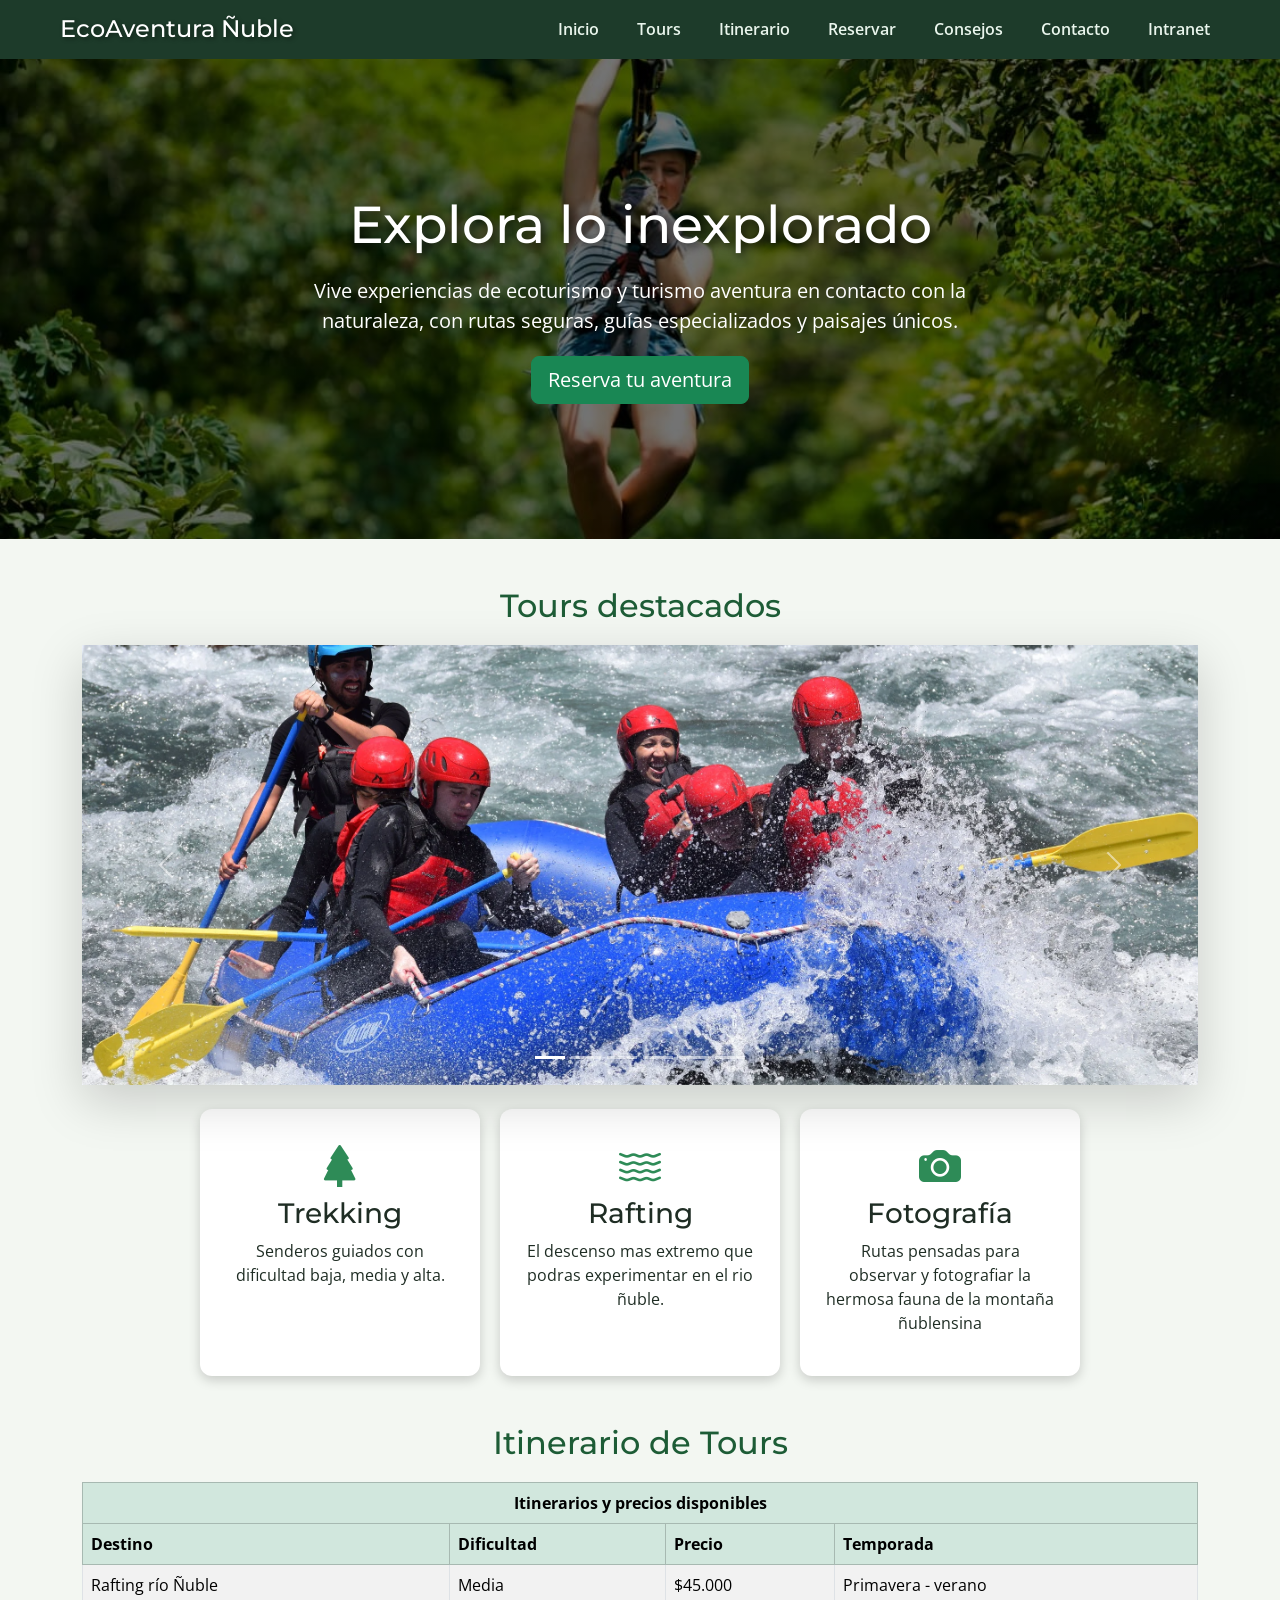
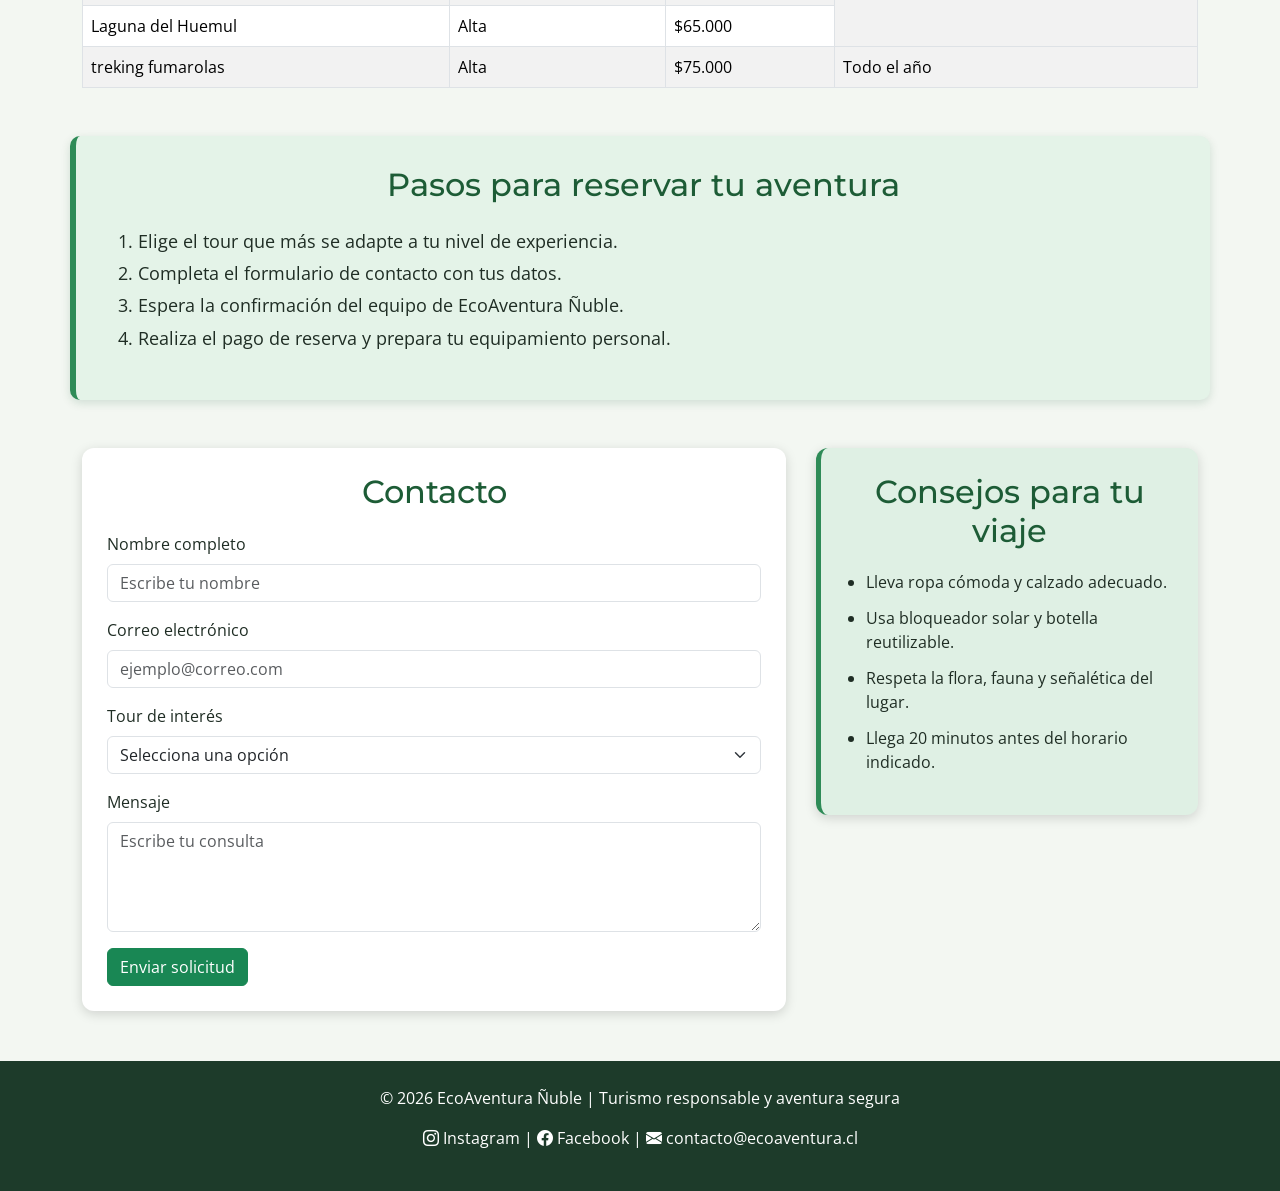
<file: index.html>
<!DOCTYPE html>
<html lang="es">

<head>
    <meta charset="UTF-8">
    <meta name="viewport" content="width=device-width, initial-scale=1.0">
    <title>EcoAventura Ñuble</title>

    <!-- Bootstrap CSS -->
    <link href="https://cdn.jsdelivr.net/npm/bootstrap@5.3.8/dist/css/bootstrap.min.css" rel="stylesheet">

    <!-- Bootstrap Icons -->
    <link rel="stylesheet" href="https://cdn.jsdelivr.net/npm/bootstrap-icons@1.13.1/font/bootstrap-icons.min.css">

    <!-- Google Fonts -->
    <link href="https://fonts.googleapis.com/css2?family=Montserrat:wght@500;700&family=Open+Sans:wght@400;600&display=swap" rel="stylesheet">

    <!-- CSS externo -->
    <link rel="stylesheet" href="css/style.css">
</head>

<body>

    <header>
        <nav class="menu-principal">
            <h2 class="logo">EcoAventura Ñuble</h2>

            <ul>
                <li><a href="#inicio">Inicio</a></li>
                <li><a href="#tours">Tours</a></li>
                <li><a href="#itinerario">Itinerario</a></li>
                <li><a href="#reservar">Reservar</a></li>
                <li><a href="#consejos">Consejos</a></li>
                <li><a href="#contacto">Contacto</a></li>
                <li><a href="paginas/intranet.html">Intranet</a></li>
            </ul>
        </nav>
    </header>

    <main>

        <section id="inicio" class="hero">
            <div class="hero-contenido">
                <h1>Explora lo inexplorado</h1>
                <p>
                    Vive experiencias de ecoturismo y turismo aventura en contacto con la naturaleza,
                    con rutas seguras, guías especializados y paisajes únicos.
                </p>
                <a href="#reservar" class="btn btn-success btn-lg">Reserva tu aventura</a>
            </div>
        </section>

        <section id="tours" class="container mt-5">
            <h2>Tours destacados</h2>

            <div id="carouselTours" class="carousel slide shadow-lg" data-bs-ride="carousel">
                <div class="carousel-indicators">
                    <button type="button" data-bs-target="#carouselTours" data-bs-slide-to="0" class="active" aria-current="true" aria-label="Trekking"></button>
                    <button type="button" data-bs-target="#carouselTours" data-bs-slide-to="1" aria-label="Rafting"></button>
                    <button type="button" data-bs-target="#carouselTours" data-bs-slide-to="2" aria-label="Ecoturismo"></button>
                    <button type="button" data-bs-target="#carouselTours" data-bs-slide-to="3" aria-label="Camping"></button>
                    <button type="button" data-bs-target="#carouselTours" data-bs-slide-to="4" aria-label="Cabalgata"></button>
                    <button type="button" data-bs-target="#carouselTours" data-bs-slide-to="5" aria-label="Fauna nativa"></button>
                </div>

                <div class="carousel-inner">
                    <div class="carousel-item active">
                        <img src="images/imagen1.png" class="d-block w-100" alt="Rafting río Ñuble">
                    </div>

                    <div class="carousel-item">
                        <img src="images/imagen2.png" class="d-block w-100" alt="treking laguna dañicalqui">
                    </div>

                    <div class="carousel-item">
                        <img src="images/imagen3.png" class="d-block w-100" alt="treking laguna del huemul">
                    </div>

                    <div class="carousel-item">
                        <img src="images/imagen4.png" class="d-block w-100" alt="treking laguna de la plata">
                    </div>

                    <div class="carousel-item">
                        <img src="images/imagen5.png" class="d-block w-100" alt="Tour gruta de pangues">
                    </div>

                    <div class="carousel-item">
                        <img src="images/imagen6.png" class="d-block w-100" alt="treking fumarolas">
                    </div>
                </div>

                <button class="carousel-control-prev" type="button" data-bs-target="#carouselTours" data-bs-slide="prev">
                    <span class="carousel-control-prev-icon" aria-hidden="true"></span>
                    <span class="visually-hidden">Anterior</span>
                </button>

                <button class="carousel-control-next" type="button" data-bs-target="#carouselTours" data-bs-slide="next">
                    <span class="carousel-control-next-icon" aria-hidden="true"></span>
                    <span class="visually-hidden">Siguiente</span>
                </button>
            </div>

            <div class="tarjetas-tours mt-4">
                <article class="card-tour">
                    <i class="bi bi-tree-fill"></i>
                    <h3>Trekking</h3>
                    <p>Senderos guiados con dificultad baja, media y alta.</p>
                </article>

                <article class="card-tour">
                    <i class="bi bi-water"></i>
                    <h3>Rafting</h3>
                    <p>El descenso mas extremo que podras experimentar en el rio ñuble.</p>
                </article>

                <article class="card-tour">
                    <i class="bi bi-camera-fill"></i>
                    <h3>Fotografía</h3>
                    <p>Rutas pensadas para observar y fotografiar la hermosa fauna de la montaña ñublensina</p>
                </article>
            </div>
        </section>

        <section id="itinerario" class="container mt-5">
            <h2>Itinerario de Tours</h2>

            <table class="table table-striped table-hover table-bordered">
                <thead class="table-success">
                    <tr>
                        <th colspan="4" class="text-center">Itinerarios y precios disponibles</th>
                    </tr>
                    <tr>
                        <th>Destino</th>
                        <th>Dificultad</th>
                        <th>Precio</th>
                        <th>Temporada</th>
                    </tr>
                </thead>

                <tbody>
                    <tr>
                        <td>Rafting río Ñuble</td>
                        <td>Media</td>
                        <td>$45.000</td>
                        <td rowspan="2">Primavera - verano</td>
                    </tr>

                    <tr>
                        <td>Laguna del Huemul</td>
                        <td>Alta</td>
                        <td>$65.000</td>
                    </tr>

                    <tr>
                        <td>treking fumarolas</td>
                        <td>Alta</td>
                        <td>$75.000</td>
                        <td>Todo el año</td>
                    </tr>
                </tbody>
            </table>
        </section>

        <section id="reservar" class="container mt-5 seccion-reserva">
            <h2>Pasos para reservar tu aventura</h2>

            <ol>
                <li>Elige el tour que más se adapte a tu nivel de experiencia.</li>
                <li>Completa el formulario de contacto con tus datos.</li>
                <li>Espera la confirmación del equipo de EcoAventura Ñuble.</li>
                <li>Realiza el pago de reserva y prepara tu equipamiento personal.</li>
            </ol>
        </section>

        <section class="container mt-5 contenido-flex">
            <section id="contacto" class="formulario-contacto">
                <h2>Contacto</h2>

                <form>
                    <div class="mb-3">
                        <label for="nombre" class="form-label">Nombre completo</label>
                        <input type="text" class="form-control" id="nombre" placeholder="Escribe tu nombre">
                    </div>

                    <div class="mb-3">
                        <label for="correo" class="form-label">Correo electrónico</label>
                        <input type="email" class="form-control" id="correo" placeholder="ejemplo@correo.com">
                    </div>

                    <div class="mb-3">
                        <label for="tour" class="form-label">Tour de interés</label>
                        <select id="tour" class="form-select">
                            <option selected>Selecciona una opción</option>
                            <option>Trekking Reserva Ñuble</option>
                            <option>Rafting</option>
                            <option>Fotografía natural</option>
                        </select>
                    </div>

                    <div class="mb-3">
                        <label for="mensaje" class="form-label">Mensaje</label>
                        <textarea id="mensaje" class="form-control" rows="4" placeholder="Escribe tu consulta"></textarea>
                    </div>

                    <button type="submit" class="btn btn-success">Enviar solicitud</button>
                </form>
            </section>

            <aside id="consejos" class="recomendaciones">
                <h2>Consejos para tu viaje</h2>
                <ul>
                    <li>Lleva ropa cómoda y calzado adecuado.</li>
                    <li>Usa bloqueador solar y botella reutilizable.</li>
                    <li>Respeta la flora, fauna y señalética del lugar.</li>
                    <li>Llega 20 minutos antes del horario indicado.</li>
                </ul>
            </aside>
        </section>

    </main>

    <footer>
        <p>© 2026 EcoAventura Ñuble | Turismo responsable y aventura segura</p>
        <p>
            <i class="bi bi-instagram"></i> Instagram |
            <i class="bi bi-facebook"></i> Facebook |
            <i class="bi bi-envelope-fill"></i> contacto@ecoaventura.cl
        </p>
    </footer>

    <!-- Bootstrap JS -->
    <script src="https://cdn.jsdelivr.net/npm/bootstrap@5.3.8/dist/js/bootstrap.bundle.min.js"></script>
</body>

</html>
</file>
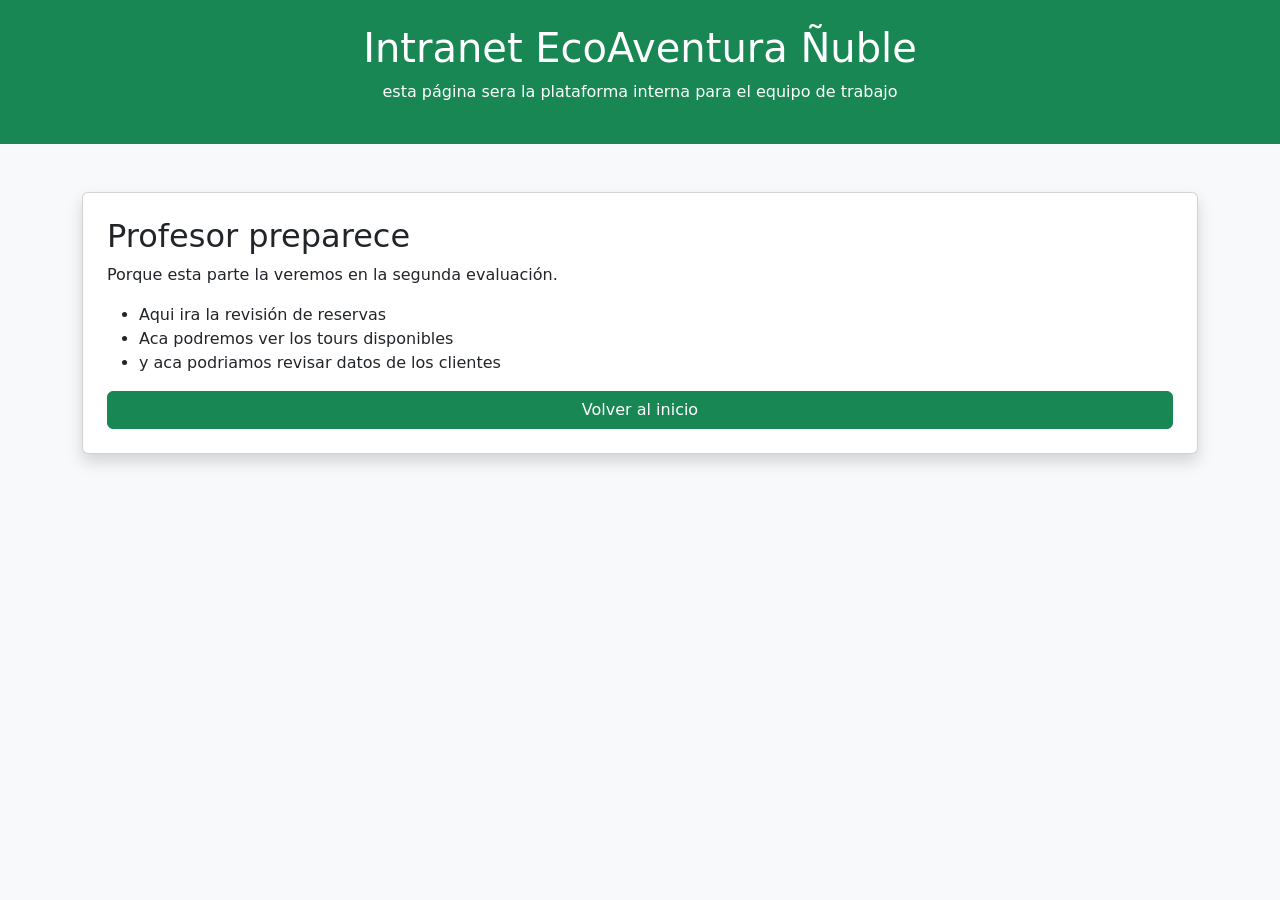
<file: paginas/intranet.html>
<!DOCTYPE html>
<html lang="es">

<head>
    <meta charset="UTF-8">
    <meta name="viewport" content="width=device-width, initial-scale=1.0">
    <title>Intranet EcoAventura</title>
    <link href="https://cdn.jsdelivr.net/npm/bootstrap@5.3.8/dist/css/bootstrap.min.css" rel="stylesheet">
</head>

<body class="bg-light">

    <header class="bg-success text-white p-4 text-center">
        <h1>Intranet EcoAventura Ñuble</h1>
        <p>esta página sera la plataforma interna para el equipo de trabajo</p>
    </header>

    <main class="container mt-5">
        <section class="card p-4 shadow">
            <h2>Profesor preparece</h2>
            <p>Porque esta parte la veremos en la segunda evaluación.</p>

            <ul>
                <li>Aqui ira la revisión de reservas</li>
                <li>Aca podremos ver los tours disponibles</li>
                <li>y aca podriamos revisar datos de los clientes</li>
            </ul>

            <a href="../index.html" class="btn btn-success">Volver al inicio</a>
        </section>
    </main>

</body>

</html>
</file>
<file: css/style.css>
body {
    margin: 0;
    font-family: "Open Sans", Arial, sans-serif;
    background-color: #f3f7f2;
    color: #1f2d24;
}

h1,
h2,
h3 {
    font-family: "Montserrat", sans-serif;
}

h2 {
    color: #1d5c36;
    margin-bottom: 20px;
    text-align: center;
}

header {
    background-color: #1d3b2a;
    position: sticky;
    top: 0;
    z-index: 1000;
}

.menu-principal {
    display: flex;
    justify-content: space-between;
    align-items: center;
    padding: 15px 60px;
    gap: 20px;
}

.logo {
    color: #ffffff;
    font-size: 24px;
    margin: 0;
    text-shadow: 2px 2px 4px rgba(0, 0, 0, 0.4);
}

nav ul {
    display: flex;
    list-style: none;
    gap: 18px;
    margin: 0;
    padding: 0;
    flex-wrap: wrap;
}

nav a {
    color: #e9f5ec;
    text-decoration: none;
    font-weight: 600;
    padding: 8px 10px;
    border-radius: 6px;
}

nav a:hover {
    background-color: #2e8b57;
    color: white;
}

.hero {
    min-height: 480px;
    background-image:
        linear-gradient(rgba(0, 0, 0, 0.55), rgba(0, 0, 0, 0.55)),
        url("../images/fondo.png");
    background-size: cover;
    background-position: center;
    display: flex;
    align-items: center;
    justify-content: center;
    text-align: center;
}

.hero-contenido {
    max-width: 800px;
    color: white;
    padding: 30px;
}

.hero h1 {
    font-size: 52px;
    text-shadow: 3px 3px 8px rgba(0, 0, 0, 0.7);
}

.hero p {
    font-size: 20px;
    margin: 20px 0;
}

.carousel img {
    max-height: 440px;
    object-fit: cover;
}

.tarjetas-tours {
    display: flex;
    gap: 20px;
    justify-content: center;
    align-items: stretch;
    flex-wrap: wrap;
}

.card-tour {
    background-color: white;
    border-radius: 12px;
    padding: 25px;
    width: 280px;
    text-align: center;
    box-shadow: 0 4px 12px rgba(0, 0, 0, 0.18);
    transition: transform 0.3s ease;
}

.card-tour:hover {
    transform: translateY(-6px);
}

.card-tour i {
    font-size: 42px;
    color: #2e8b57;
}

.seccion-reserva {
    background-color: #e4f3e8;
    padding: 30px;
    border-left: 6px solid #2e8b57;
    border-radius: 10px;
    box-shadow: 0 3px 10px rgba(0, 80, 40, 0.15);
}

.seccion-reserva ol {
    font-size: 18px;
    line-height: 1.8;
}

.contenido-flex {
    display: flex;
    gap: 30px;
    align-items: flex-start;
}

.formulario-contacto {
    flex: 2;
    background-color: white;
    padding: 25px;
    border-radius: 12px;
    box-shadow: 0 3px 12px rgba(0, 0, 0, 0.15);
}

.recomendaciones {
    flex: 1;
    background-color: #dff0e4;
    padding: 25px;
    border-radius: 12px;
    border-left: 5px solid #2e8b57;
    box-shadow: 0 3px 12px rgba(0, 0, 0, 0.15);
}

.recomendaciones ul {
    padding-left: 20px;
}

.recomendaciones li {
    margin-bottom: 12px;
}

a:focus-visible,
button:focus-visible,
input:focus-visible,
select:focus-visible,
textarea:focus-visible {
    outline: 3px solid #ffcc00;
    outline-offset: 3px;
}

footer {
    background-color: #1d3b2a;
    color: white;
    text-align: center;
    padding: 25px;
    margin-top: 50px;
}

@media (max-width: 768px) {
    .menu-principal {
        flex-direction: column;
        padding: 15px 20px;
    }

    nav ul {
        justify-content: center;
    }

    .hero h1 {
        font-size: 36px;
    }

    .contenido-flex {
        flex-direction: column;
    }

    .formulario-contacto,
    .recomendaciones {
        width: 100%;
    }
}
</file>
